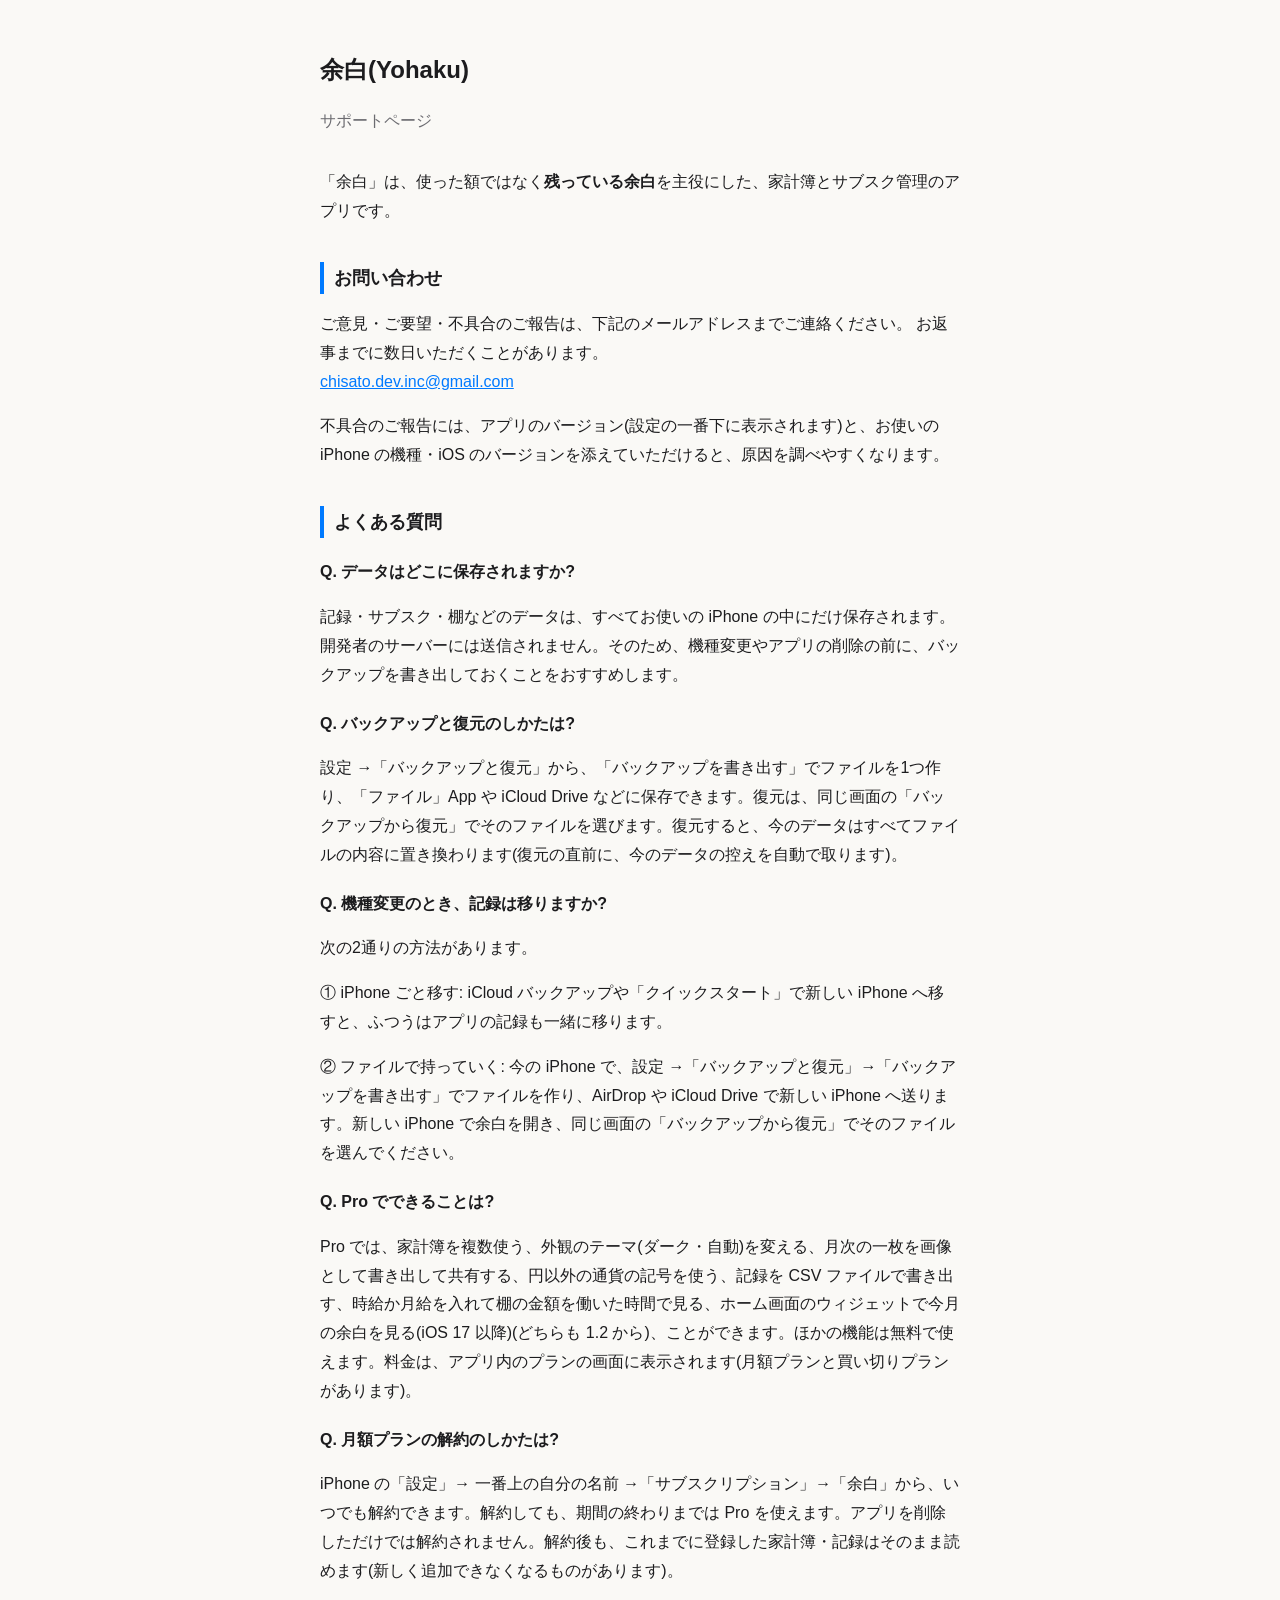
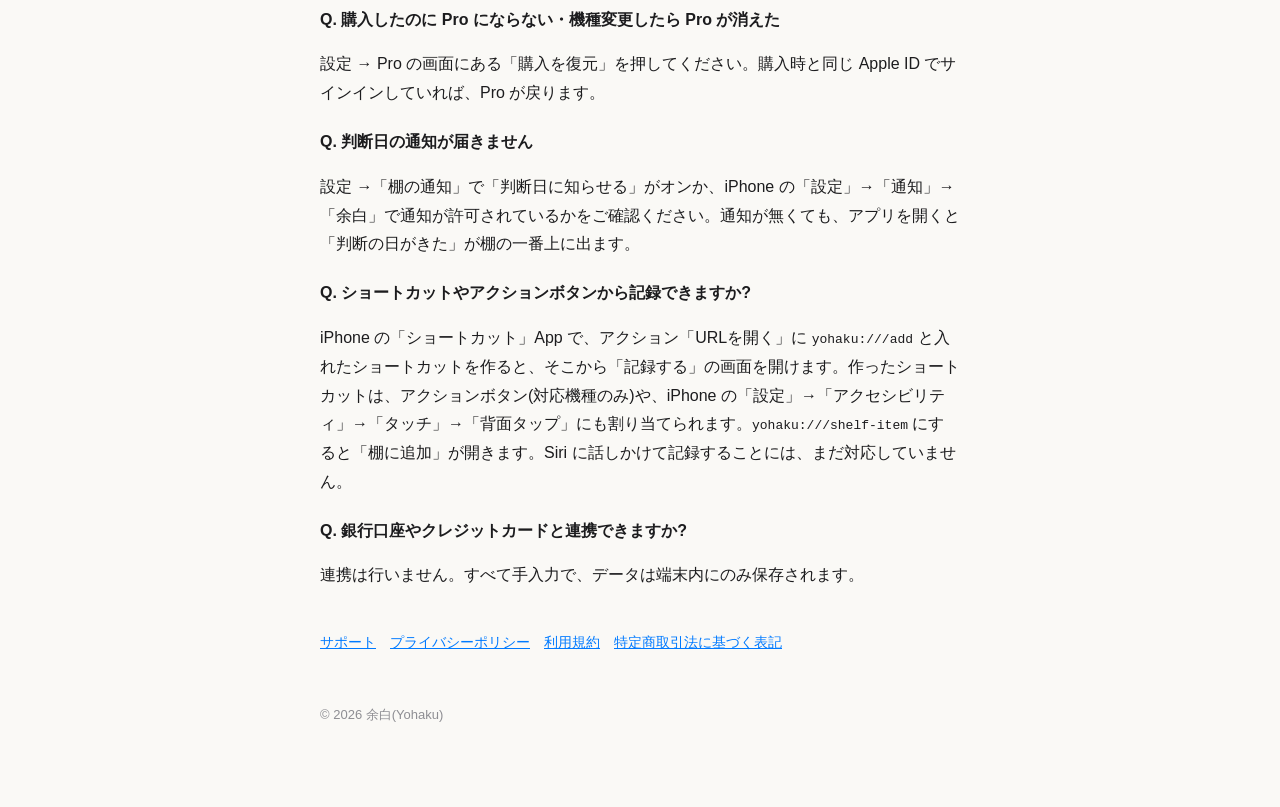
<file: docs/index.html>
<!DOCTYPE html>
<html lang="ja">
<head>
<meta charset="UTF-8">
<meta name="viewport" content="width=device-width, initial-scale=1.0">
<title>余白(Yohaku) - サポート</title>
<link rel="stylesheet" href="style.css">
</head>
<body>
  <h1>余白(Yohaku)</h1>
  <p class="sub">サポートページ</p>

  <p>「余白」は、使った額ではなく<strong>残っている余白</strong>を主役にした、家計簿とサブスク管理のアプリです。</p>

  <h2>お問い合わせ</h2>
  <p>
    ご意見・ご要望・不具合のご報告は、下記のメールアドレスまでご連絡ください。
    お返事までに数日いただくことがあります。
    <br>
    <a href="mailto:chisato.dev.inc@gmail.com">chisato.dev.inc@gmail.com</a>
  </p>
  <p>不具合のご報告には、アプリのバージョン(設定の一番下に表示されます)と、お使いの iPhone の機種・iOS のバージョンを添えていただけると、原因を調べやすくなります。</p>

  <h2>よくある質問</h2>

  <p class="faq-q">Q. データはどこに保存されますか?</p>
  <p>記録・サブスク・棚などのデータは、すべてお使いの iPhone の中にだけ保存されます。開発者のサーバーには送信されません。そのため、機種変更やアプリの削除の前に、バックアップを書き出しておくことをおすすめします。</p>

  <p class="faq-q">Q. バックアップと復元のしかたは?</p>
  <p>設定 →「バックアップと復元」から、「バックアップを書き出す」でファイルを1つ作り、「ファイル」App や iCloud Drive などに保存できます。復元は、同じ画面の「バックアップから復元」でそのファイルを選びます。復元すると、今のデータはすべてファイルの内容に置き換わります(復元の直前に、今のデータの控えを自動で取ります)。</p>

  <p class="faq-q">Q. 機種変更のとき、記録は移りますか?</p>
  <p>次の2通りの方法があります。</p>
  <p>① iPhone ごと移す: iCloud バックアップや「クイックスタート」で新しい iPhone へ移すと、ふつうはアプリの記録も一緒に移ります。</p>
  <p>② ファイルで持っていく: 今の iPhone で、設定 →「バックアップと復元」→「バックアップを書き出す」でファイルを作り、AirDrop や iCloud Drive で新しい iPhone へ送ります。新しい iPhone で余白を開き、同じ画面の「バックアップから復元」でそのファイルを選んでください。</p>

  <p class="faq-q">Q. Pro でできることは?</p>
  <p>Pro では、家計簿を複数使う、外観のテーマ(ダーク・自動)を変える、月次の一枚を画像として書き出して共有する、円以外の通貨の記号を使う、記録を CSV ファイルで書き出す、時給か月給を入れて棚の金額を働いた時間で見る、ホーム画面のウィジェットで今月の余白を見る(iOS 17 以降)(どちらも 1.2 から)、ことができます。ほかの機能は無料で使えます。料金は、アプリ内のプランの画面に表示されます(月額プランと買い切りプランがあります)。</p>

  <p class="faq-q">Q. 月額プランの解約のしかたは?</p>
  <p>iPhone の「設定」→ 一番上の自分の名前 →「サブスクリプション」→「余白」から、いつでも解約できます。解約しても、期間の終わりまでは Pro を使えます。アプリを削除しただけでは解約されません。解約後も、これまでに登録した家計簿・記録はそのまま読めます(新しく追加できなくなるものがあります)。</p>

  <p class="faq-q">Q. 購入したのに Pro にならない・機種変更したら Pro が消えた</p>
  <p>設定 → Pro の画面にある「購入を復元」を押してください。購入時と同じ Apple ID でサインインしていれば、Pro が戻ります。</p>

  <p class="faq-q">Q. 判断日の通知が届きません</p>
  <p>設定 →「棚の通知」で「判断日に知らせる」がオンか、iPhone の「設定」→「通知」→「余白」で通知が許可されているかをご確認ください。通知が無くても、アプリを開くと「判断の日がきた」が棚の一番上に出ます。</p>

  <p class="faq-q">Q. ショートカットやアクションボタンから記録できますか?</p>
  <p>iPhone の「ショートカット」App で、アクション「URLを開く」に <code>yohaku:///add</code> と入れたショートカットを作ると、そこから「記録する」の画面を開けます。作ったショートカットは、アクションボタン(対応機種のみ)や、iPhone の「設定」→「アクセシビリティ」→「タッチ」→「背面タップ」にも割り当てられます。<code>yohaku:///shelf-item</code> にすると「棚に追加」が開きます。Siri に話しかけて記録することには、まだ対応していません。</p>

  <p class="faq-q">Q. 銀行口座やクレジットカードと連携できますか?</p>
  <p>連携は行いません。すべて手入力で、データは端末内にのみ保存されます。</p>

  <nav><a href="./">サポート</a><a href="privacy.html">プライバシーポリシー</a><a href="terms.html">利用規約</a><a href="tokusho.html">特定商取引法に基づく表記</a></nav>
  <footer>&copy; 2026 余白(Yohaku)</footer>
</body>
</html>
</file>
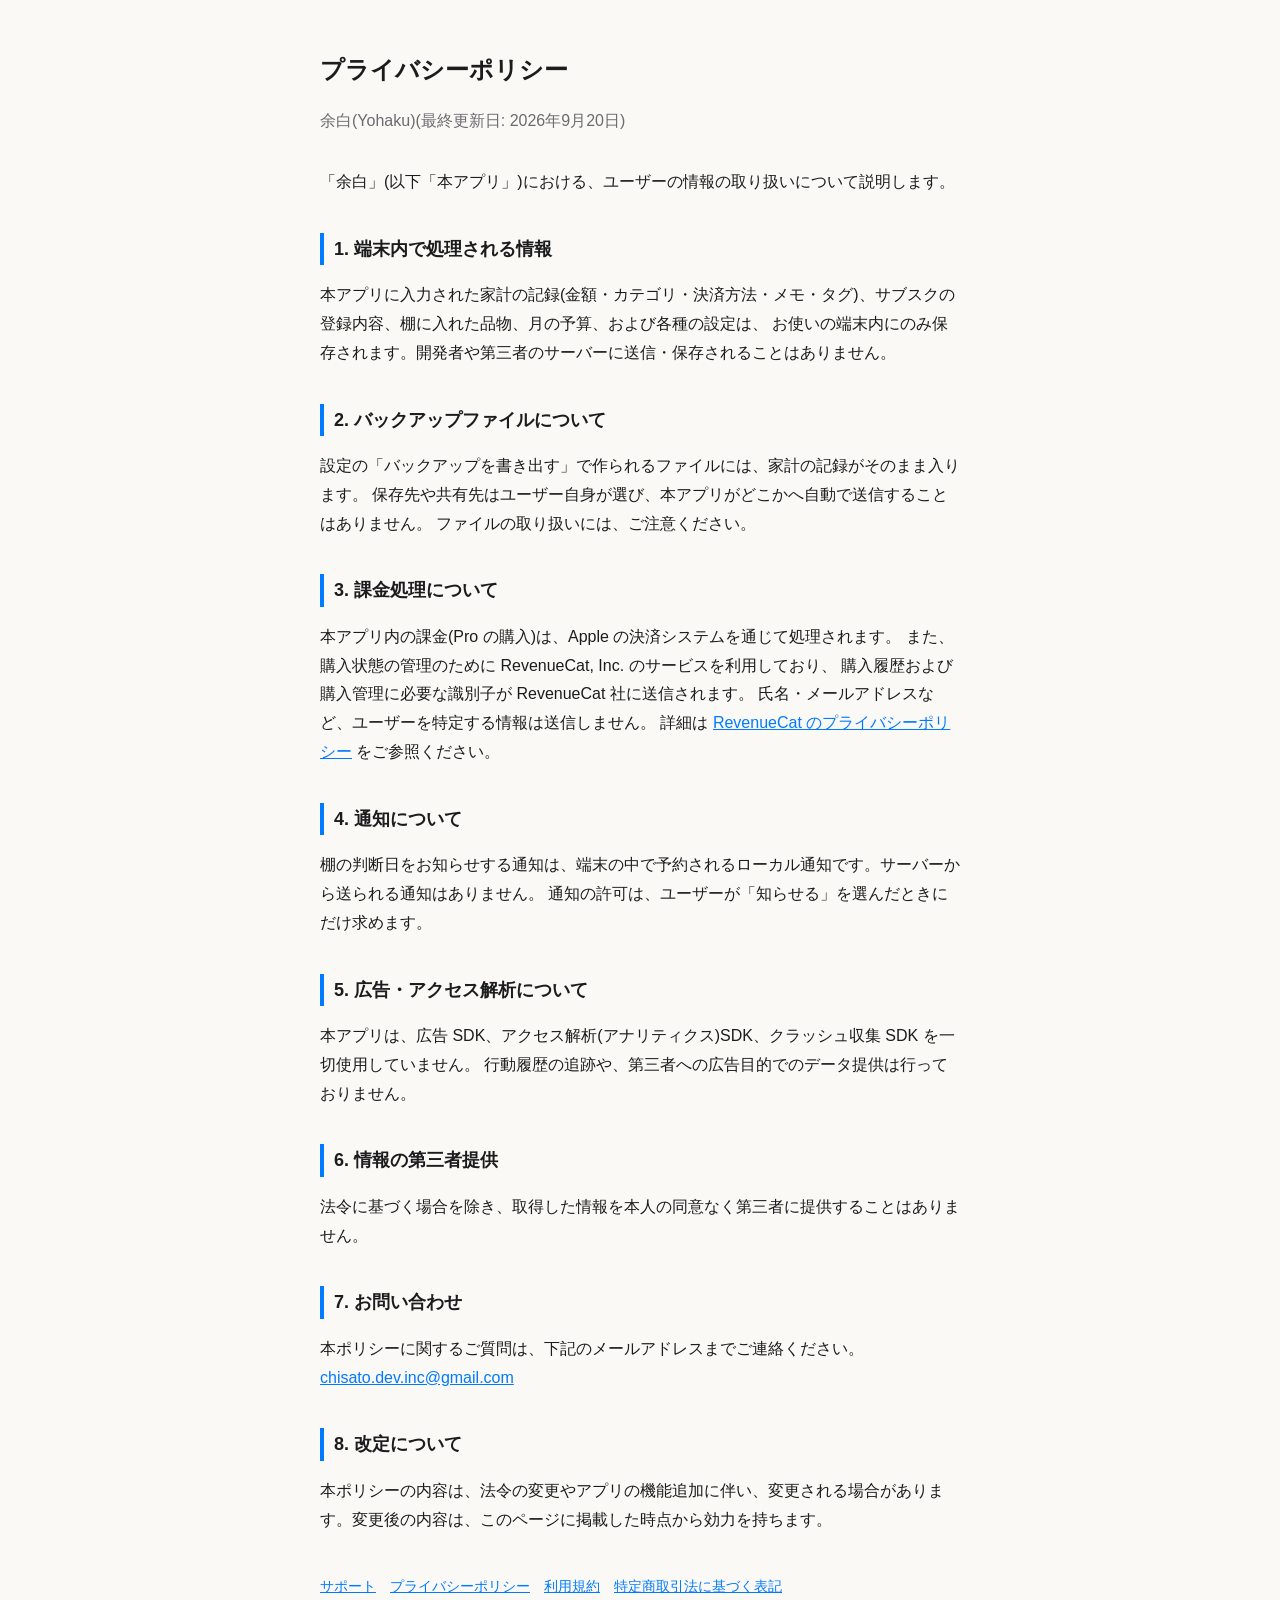
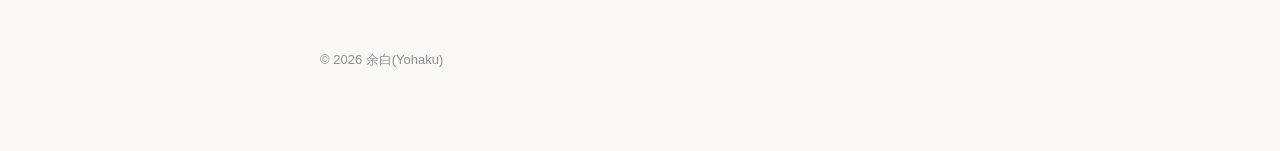
<file: docs/privacy.html>
<!DOCTYPE html>
<html lang="ja">
<head>
<meta charset="UTF-8">
<meta name="viewport" content="width=device-width, initial-scale=1.0">
<title>余白(Yohaku) - プライバシーポリシー</title>
<link rel="stylesheet" href="style.css">
</head>
<body>
  <h1>プライバシーポリシー</h1>
  <p class="sub">余白(Yohaku)(最終更新日: 2026年9月20日)</p>

  <p>「余白」(以下「本アプリ」)における、ユーザーの情報の取り扱いについて説明します。</p>

  <h2>1. 端末内で処理される情報</h2>
  <p>
    本アプリに入力された家計の記録(金額・カテゴリ・決済方法・メモ・タグ)、サブスクの登録内容、棚に入れた品物、月の予算、および各種の設定は、
    お使いの端末内にのみ保存されます。開発者や第三者のサーバーに送信・保存されることはありません。
  </p>

  <h2>2. バックアップファイルについて</h2>
  <p>
    設定の「バックアップを書き出す」で作られるファイルには、家計の記録がそのまま入ります。
    保存先や共有先はユーザー自身が選び、本アプリがどこかへ自動で送信することはありません。
    ファイルの取り扱いには、ご注意ください。
  </p>

  <h2>3. 課金処理について</h2>
  <p>
    本アプリ内の課金(Pro の購入)は、Apple の決済システムを通じて処理されます。
    また、購入状態の管理のために RevenueCat, Inc. のサービスを利用しており、
    購入履歴および購入管理に必要な識別子が RevenueCat 社に送信されます。
    氏名・メールアドレスなど、ユーザーを特定する情報は送信しません。
    詳細は <a href="https://www.revenuecat.com/privacy" target="_blank" rel="noopener">RevenueCat のプライバシーポリシー</a> をご参照ください。
  </p>

  <h2>4. 通知について</h2>
  <p>
    棚の判断日をお知らせする通知は、端末の中で予約されるローカル通知です。サーバーから送られる通知はありません。
    通知の許可は、ユーザーが「知らせる」を選んだときにだけ求めます。
  </p>

  <h2>5. 広告・アクセス解析について</h2>
  <p>
    本アプリは、広告 SDK、アクセス解析(アナリティクス)SDK、クラッシュ収集 SDK を一切使用していません。
    行動履歴の追跡や、第三者への広告目的でのデータ提供は行っておりません。
  </p>

  <h2>6. 情報の第三者提供</h2>
  <p>法令に基づく場合を除き、取得した情報を本人の同意なく第三者に提供することはありません。</p>

  <h2>7. お問い合わせ</h2>
  <p>
    本ポリシーに関するご質問は、下記のメールアドレスまでご連絡ください。
    <br>
    <a href="mailto:chisato.dev.inc@gmail.com">chisato.dev.inc@gmail.com</a>
  </p>

  <h2>8. 改定について</h2>
  <p>本ポリシーの内容は、法令の変更やアプリの機能追加に伴い、変更される場合があります。変更後の内容は、このページに掲載した時点から効力を持ちます。</p>

  <nav><a href="./">サポート</a><a href="privacy.html">プライバシーポリシー</a><a href="terms.html">利用規約</a><a href="tokusho.html">特定商取引法に基づく表記</a></nav>
  <footer>&copy; 2026 余白(Yohaku)</footer>
</body>
</html>
</file>
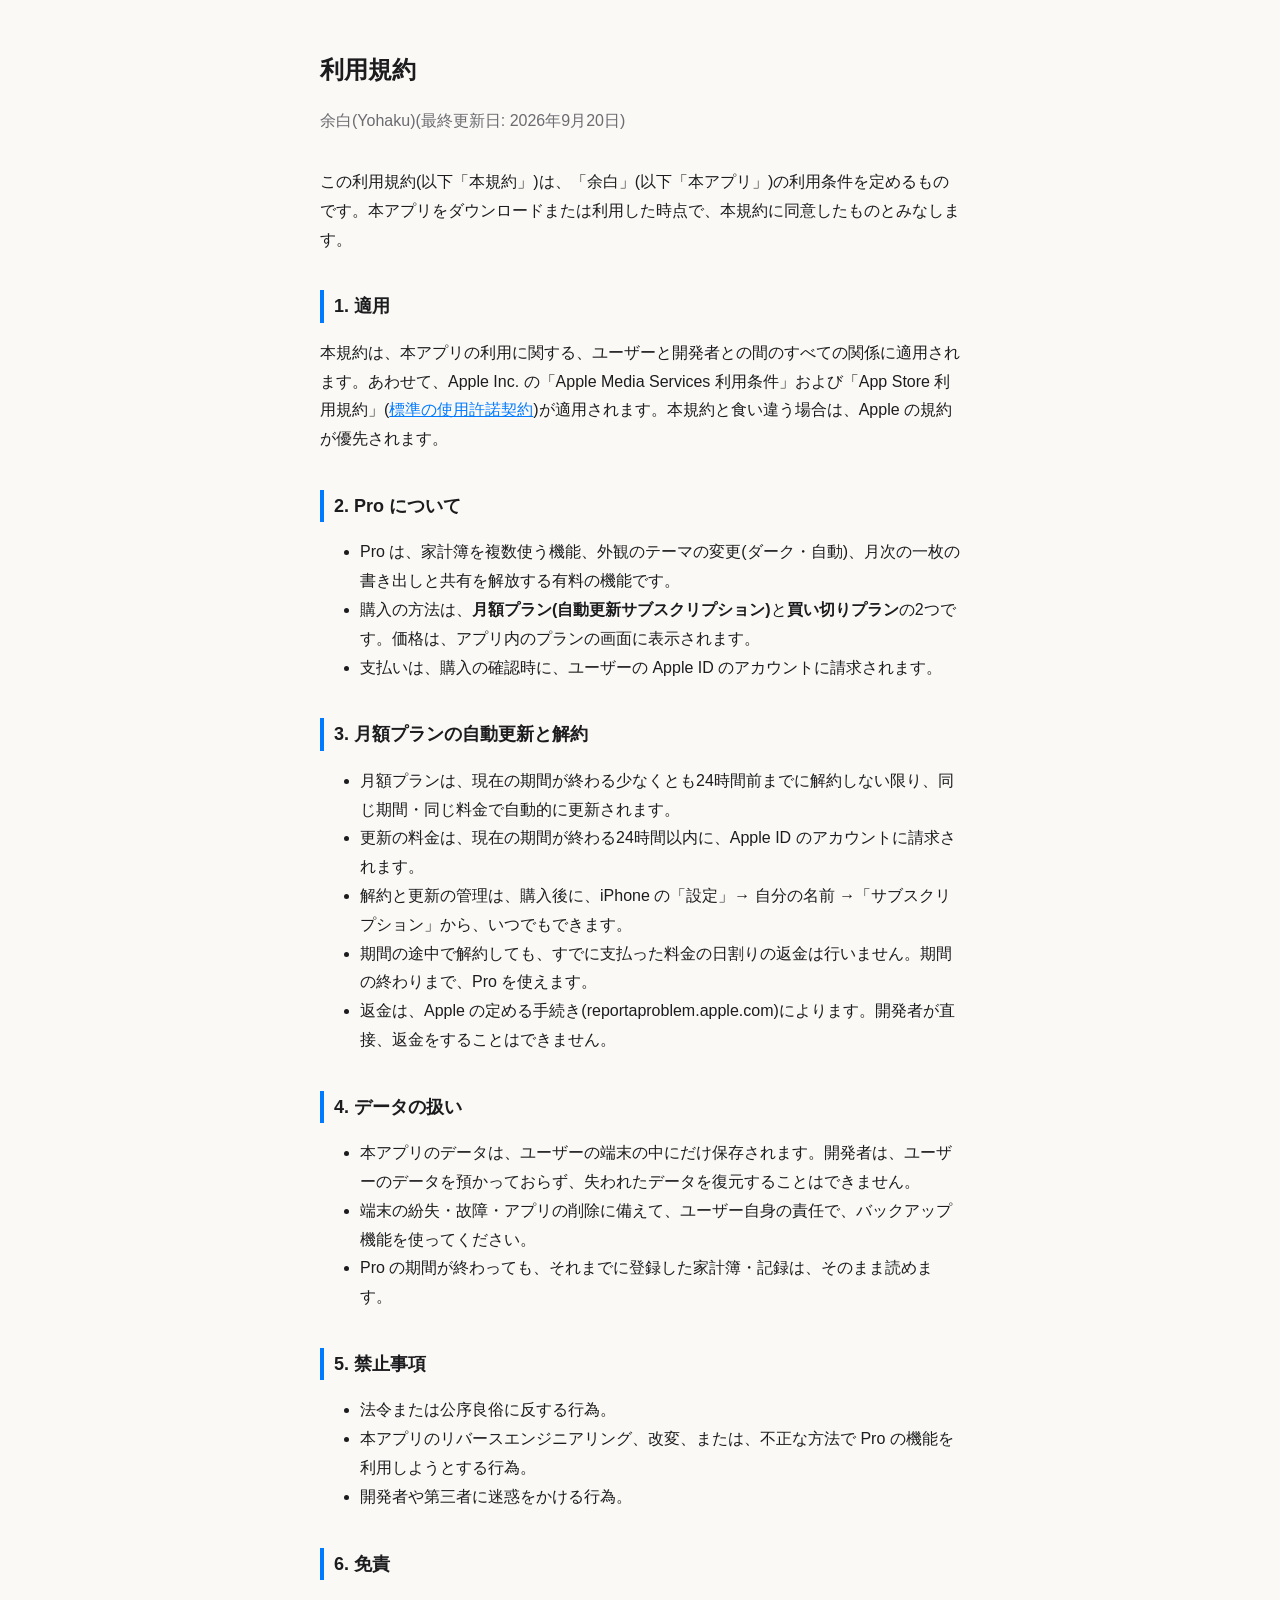
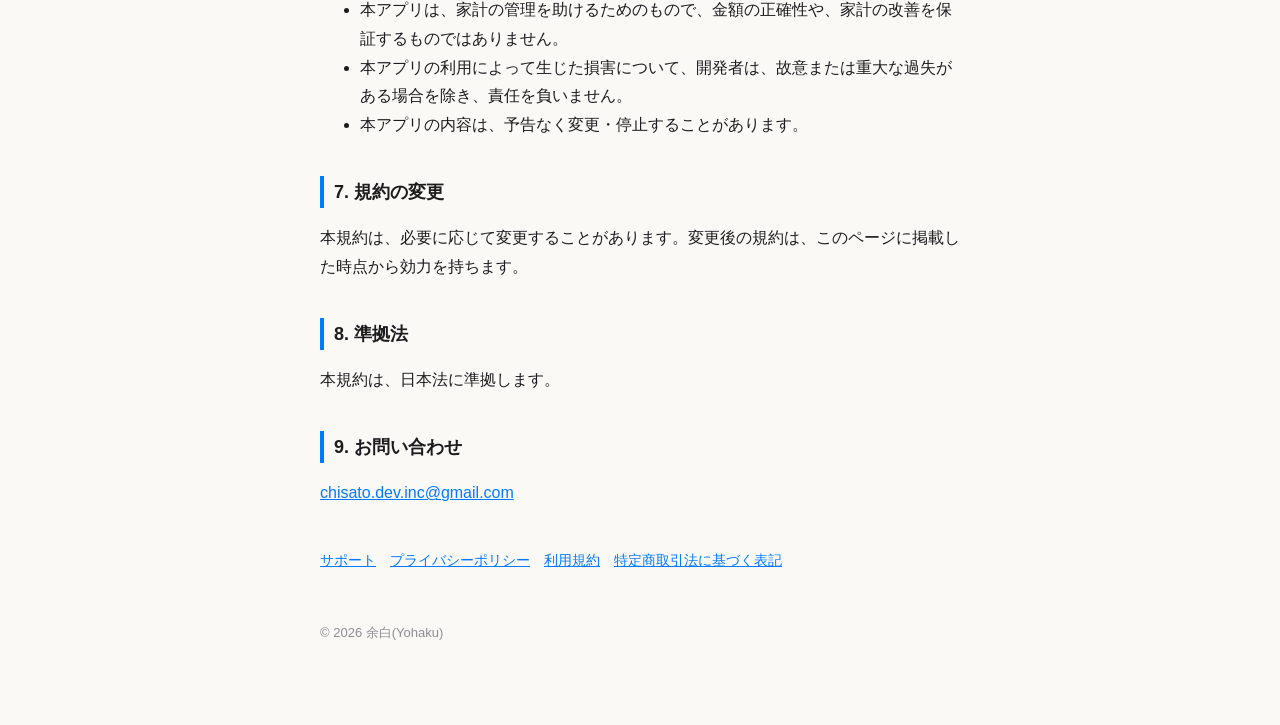
<file: docs/terms.html>
<!DOCTYPE html>
<html lang="ja">
<head>
<meta charset="UTF-8">
<meta name="viewport" content="width=device-width, initial-scale=1.0">
<title>余白(Yohaku) - 利用規約</title>
<link rel="stylesheet" href="style.css">
</head>
<body>
  <h1>利用規約</h1>
  <p class="sub">余白(Yohaku)(最終更新日: 2026年9月20日)</p>

  <p>この利用規約(以下「本規約」)は、「余白」(以下「本アプリ」)の利用条件を定めるものです。本アプリをダウンロードまたは利用した時点で、本規約に同意したものとみなします。</p>

  <h2>1. 適用</h2>
  <p>本規約は、本アプリの利用に関する、ユーザーと開発者との間のすべての関係に適用されます。あわせて、Apple Inc. の「Apple Media Services 利用条件」および「App Store 利用規約」(<a href="https://www.apple.com/legal/internet-services/itunes/dev/stdeula/" target="_blank" rel="noopener">標準の使用許諾契約</a>)が適用されます。本規約と食い違う場合は、Apple の規約が優先されます。</p>

  <h2>2. Pro について</h2>
  <ul>
    <li>Pro は、家計簿を複数使う機能、外観のテーマの変更(ダーク・自動)、月次の一枚の書き出しと共有を解放する有料の機能です。</li>
    <li>購入の方法は、<strong>月額プラン(自動更新サブスクリプション)</strong>と<strong>買い切りプラン</strong>の2つです。価格は、アプリ内のプランの画面に表示されます。</li>
    <li>支払いは、購入の確認時に、ユーザーの Apple ID のアカウントに請求されます。</li>
  </ul>

  <h2>3. 月額プランの自動更新と解約</h2>
  <ul>
    <li>月額プランは、現在の期間が終わる少なくとも24時間前までに解約しない限り、同じ期間・同じ料金で自動的に更新されます。</li>
    <li>更新の料金は、現在の期間が終わる24時間以内に、Apple ID のアカウントに請求されます。</li>
    <li>解約と更新の管理は、購入後に、iPhone の「設定」→ 自分の名前 →「サブスクリプション」から、いつでもできます。</li>
    <li>期間の途中で解約しても、すでに支払った料金の日割りの返金は行いません。期間の終わりまで、Pro を使えます。</li>
    <li>返金は、Apple の定める手続き(reportaproblem.apple.com)によります。開発者が直接、返金をすることはできません。</li>
  </ul>

  <h2>4. データの扱い</h2>
  <ul>
    <li>本アプリのデータは、ユーザーの端末の中にだけ保存されます。開発者は、ユーザーのデータを預かっておらず、失われたデータを復元することはできません。</li>
    <li>端末の紛失・故障・アプリの削除に備えて、ユーザー自身の責任で、バックアップ機能を使ってください。</li>
    <li>Pro の期間が終わっても、それまでに登録した家計簿・記録は、そのまま読めます。</li>
  </ul>

  <h2>5. 禁止事項</h2>
  <ul>
    <li>法令または公序良俗に反する行為。</li>
    <li>本アプリのリバースエンジニアリング、改変、または、不正な方法で Pro の機能を利用しようとする行為。</li>
    <li>開発者や第三者に迷惑をかける行為。</li>
  </ul>

  <h2>6. 免責</h2>
  <ul>
    <li>本アプリは、家計の管理を助けるためのもので、金額の正確性や、家計の改善を保証するものではありません。</li>
    <li>本アプリの利用によって生じた損害について、開発者は、故意または重大な過失がある場合を除き、責任を負いません。</li>
    <li>本アプリの内容は、予告なく変更・停止することがあります。</li>
  </ul>

  <h2>7. 規約の変更</h2>
  <p>本規約は、必要に応じて変更することがあります。変更後の規約は、このページに掲載した時点から効力を持ちます。</p>

  <h2>8. 準拠法</h2>
  <p>本規約は、日本法に準拠します。</p>

  <h2>9. お問い合わせ</h2>
  <p><a href="mailto:chisato.dev.inc@gmail.com">chisato.dev.inc@gmail.com</a></p>

  <nav><a href="./">サポート</a><a href="privacy.html">プライバシーポリシー</a><a href="terms.html">利用規約</a><a href="tokusho.html">特定商取引法に基づく表記</a></nav>
  <footer>&copy; 2026 余白(Yohaku)</footer>
</body>
</html>
</file>
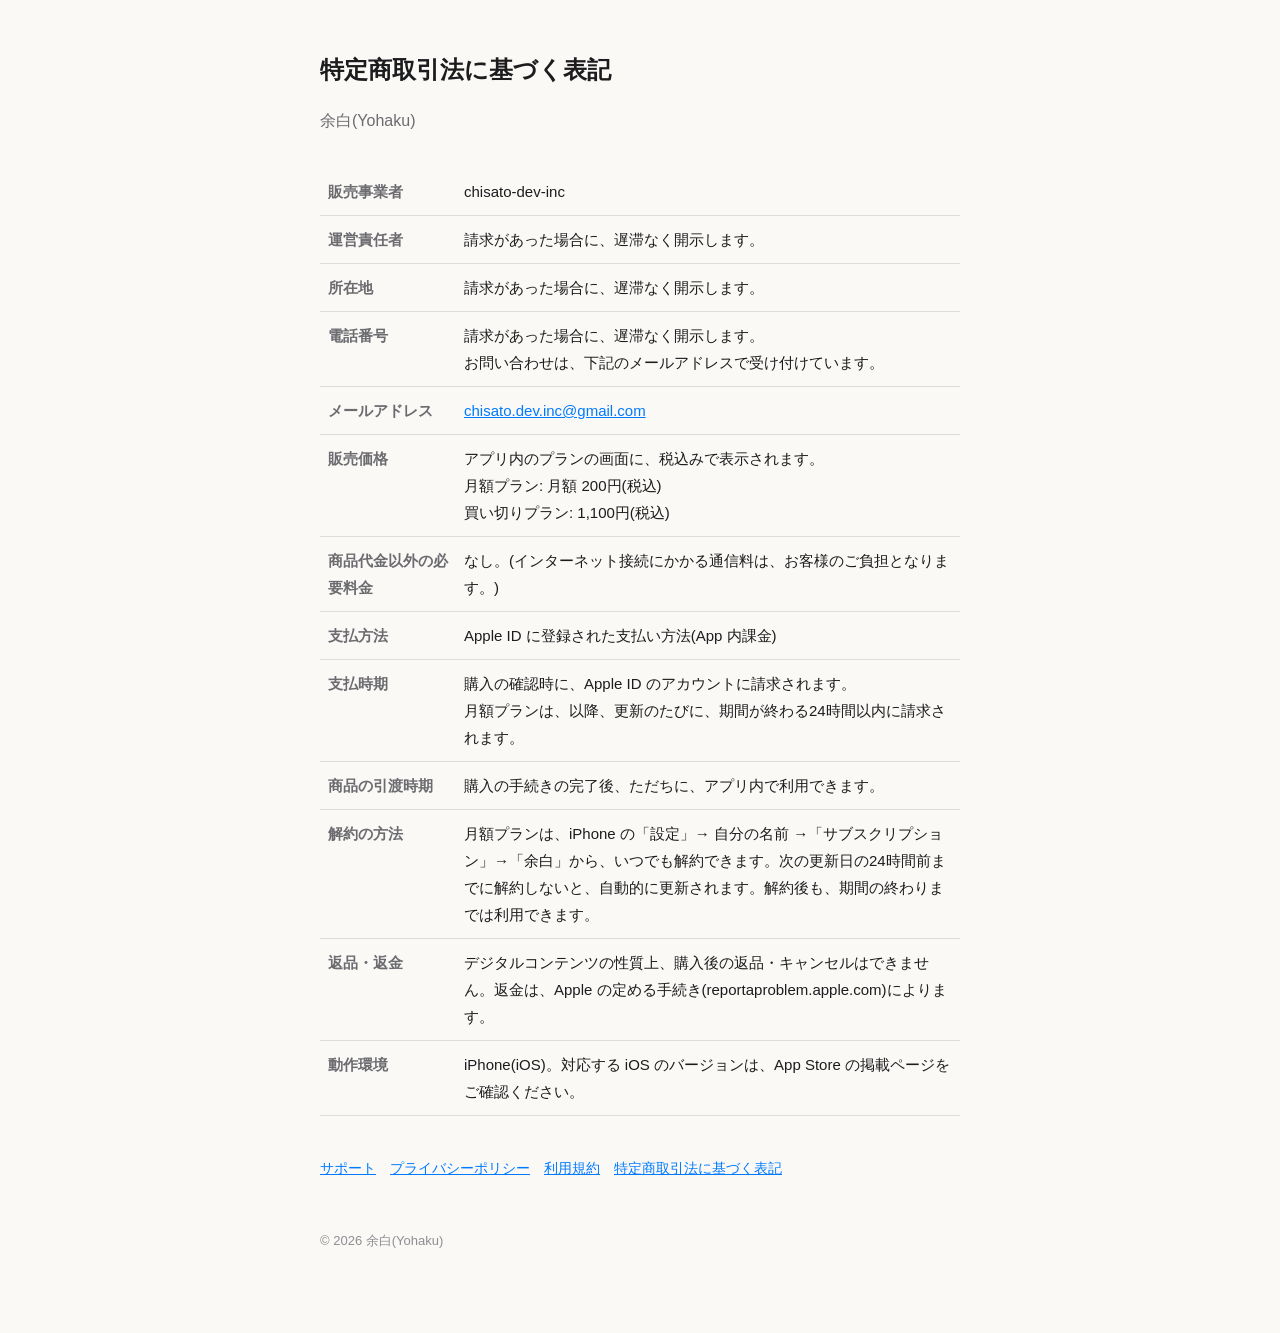
<file: docs/tokusho.html>
<!DOCTYPE html>
<html lang="ja">
<head>
<meta charset="UTF-8">
<meta name="viewport" content="width=device-width, initial-scale=1.0">
<title>余白(Yohaku) - 特定商取引法に基づく表記</title>
<link rel="stylesheet" href="style.css">
</head>
<body>
  <h1>特定商取引法に基づく表記</h1>
  <p class="sub">余白(Yohaku)</p>

  <table>
    <tr><th>販売事業者</th><td>chisato-dev-inc</td></tr>
    <tr><th>運営責任者</th><td>請求があった場合に、遅滞なく開示します。</td></tr>
    <tr><th>所在地</th><td>請求があった場合に、遅滞なく開示します。</td></tr>
    <tr><th>電話番号</th><td>請求があった場合に、遅滞なく開示します。<br>お問い合わせは、下記のメールアドレスで受け付けています。</td></tr>
    <tr><th>メールアドレス</th><td><a href="mailto:chisato.dev.inc@gmail.com">chisato.dev.inc@gmail.com</a></td></tr>
    <tr><th>販売価格</th><td>アプリ内のプランの画面に、税込みで表示されます。<br>月額プラン: 月額 200円(税込)<br>買い切りプラン: 1,100円(税込)</td></tr>
    <tr><th>商品代金以外の必要料金</th><td>なし。(インターネット接続にかかる通信料は、お客様のご負担となります。)</td></tr>
    <tr><th>支払方法</th><td>Apple ID に登録された支払い方法(App 内課金)</td></tr>
    <tr><th>支払時期</th><td>購入の確認時に、Apple ID のアカウントに請求されます。<br>月額プランは、以降、更新のたびに、期間が終わる24時間以内に請求されます。</td></tr>
    <tr><th>商品の引渡時期</th><td>購入の手続きの完了後、ただちに、アプリ内で利用できます。</td></tr>
    <tr><th>解約の方法</th><td>月額プランは、iPhone の「設定」→ 自分の名前 →「サブスクリプション」→「余白」から、いつでも解約できます。次の更新日の24時間前までに解約しないと、自動的に更新されます。解約後も、期間の終わりまでは利用できます。</td></tr>
    <tr><th>返品・返金</th><td>デジタルコンテンツの性質上、購入後の返品・キャンセルはできません。返金は、Apple の定める手続き(reportaproblem.apple.com)によります。</td></tr>
    <tr><th>動作環境</th><td>iPhone(iOS)。対応する iOS のバージョンは、App Store の掲載ページをご確認ください。</td></tr>
  </table>

  <nav><a href="./">サポート</a><a href="privacy.html">プライバシーポリシー</a><a href="terms.html">利用規約</a><a href="tokusho.html">特定商取引法に基づく表記</a></nav>
  <footer>&copy; 2026 余白(Yohaku)</footer>
</body>
</html>
</file>
<file: docs/style.css>
body {
  font-family: -apple-system, BlinkMacSystemFont, "Hiragino Kaku Gothic ProN", "Yu Gothic", sans-serif;
  max-width: 640px;
  margin: 0 auto;
  padding: 32px 20px 80px;
  color: #1c1c1e;
  background: #faf9f6;
  line-height: 1.8;
}
h1 { font-size: 24px; margin-bottom: 4px; }
.sub { color: #6b6b70; margin-bottom: 32px; }
h2 { font-size: 18px; margin-top: 36px; border-left: 4px solid #007aff; padding-left: 10px; }
a { color: #007aff; }
table { border-collapse: collapse; width: 100%; margin-top: 12px; }
th, td { text-align: left; vertical-align: top; padding: 10px 8px; border-bottom: 1px solid #dcdcd8; font-size: 15px; }
th { width: 8em; color: #6b6b70; font-weight: 600; }
.faq-q { font-weight: bold; margin-top: 20px; }
nav { margin-top: 40px; font-size: 14px; }
nav a { margin-right: 14px; }
footer { margin-top: 48px; color: #8e8e93; font-size: 13px; }
@media (prefers-color-scheme: dark) {
  body { background: #0e0e0f; color: #ececee; }
  .sub, th, footer { color: #9a9aa0; }
  th, td { border-bottom-color: #2c2c2e; }
  a { color: #0a84ff; }
  h2 { border-left-color: #0a84ff; }
}
</file>
